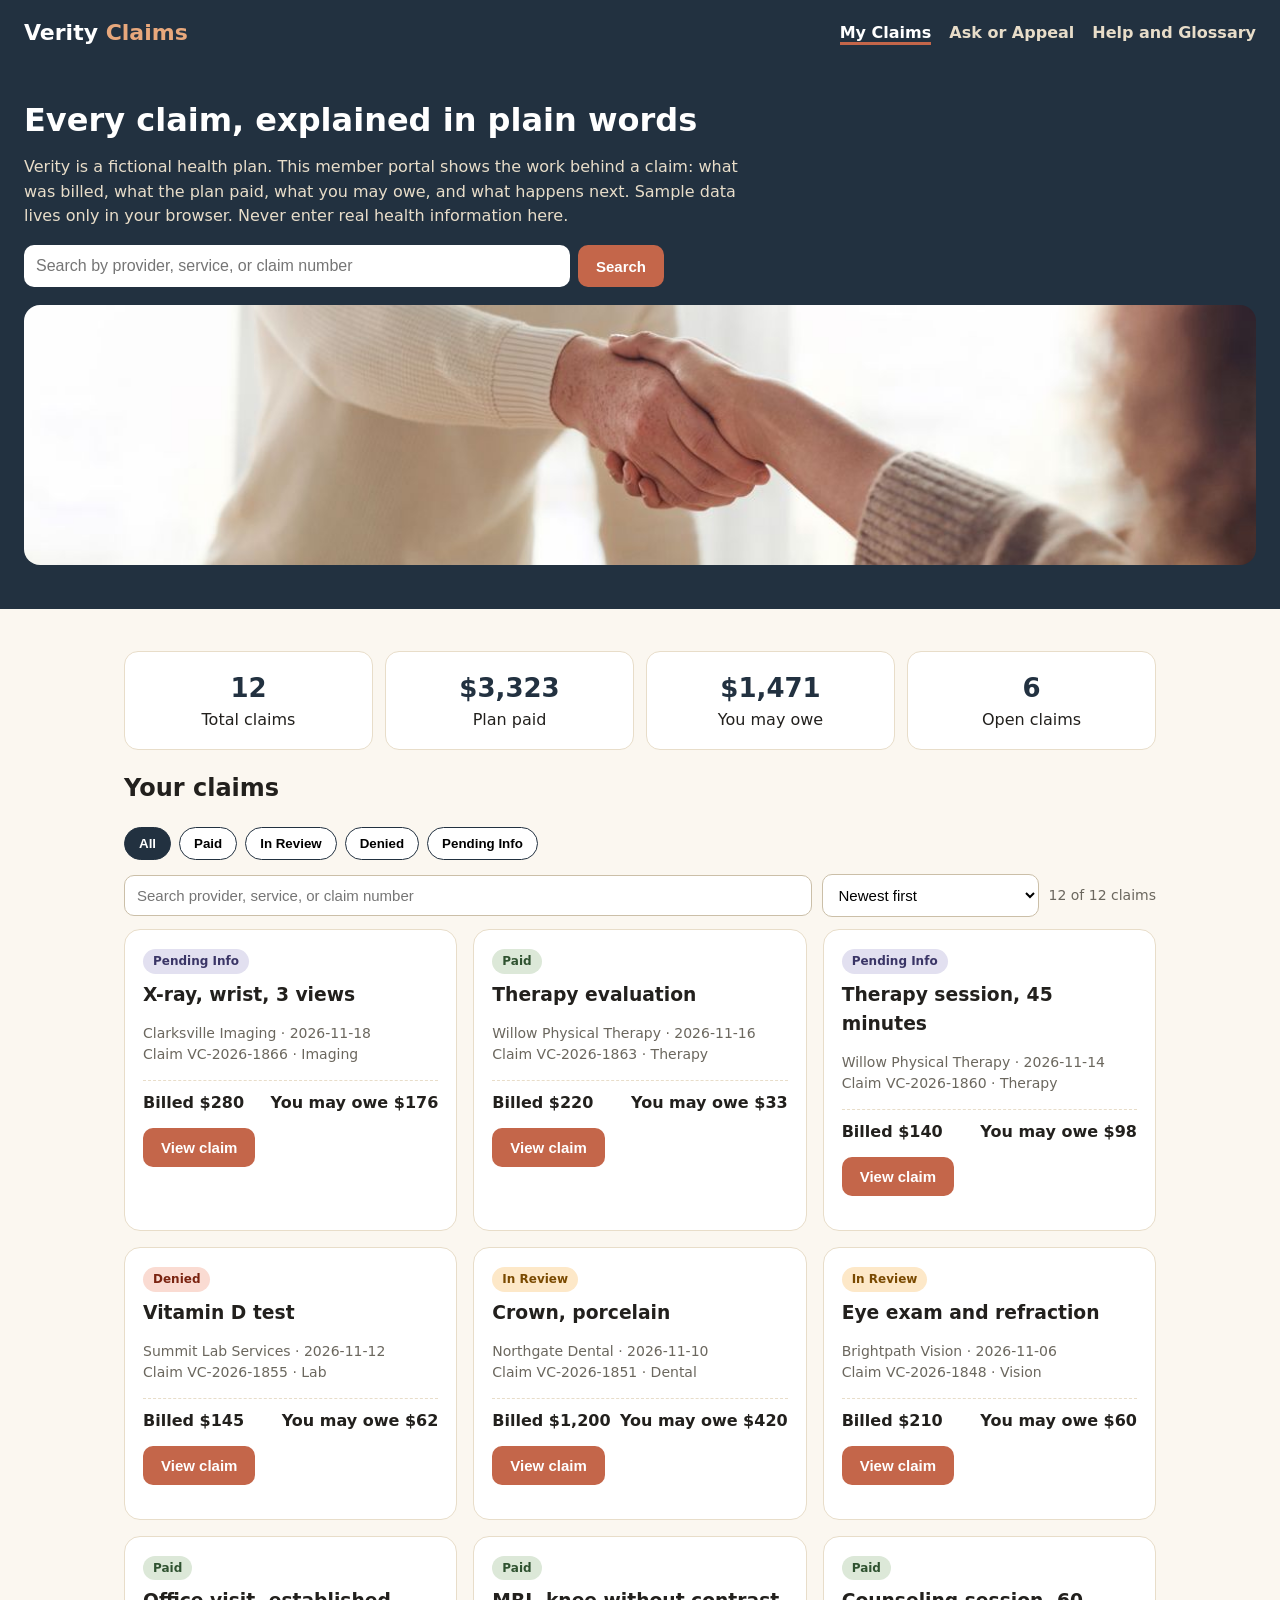
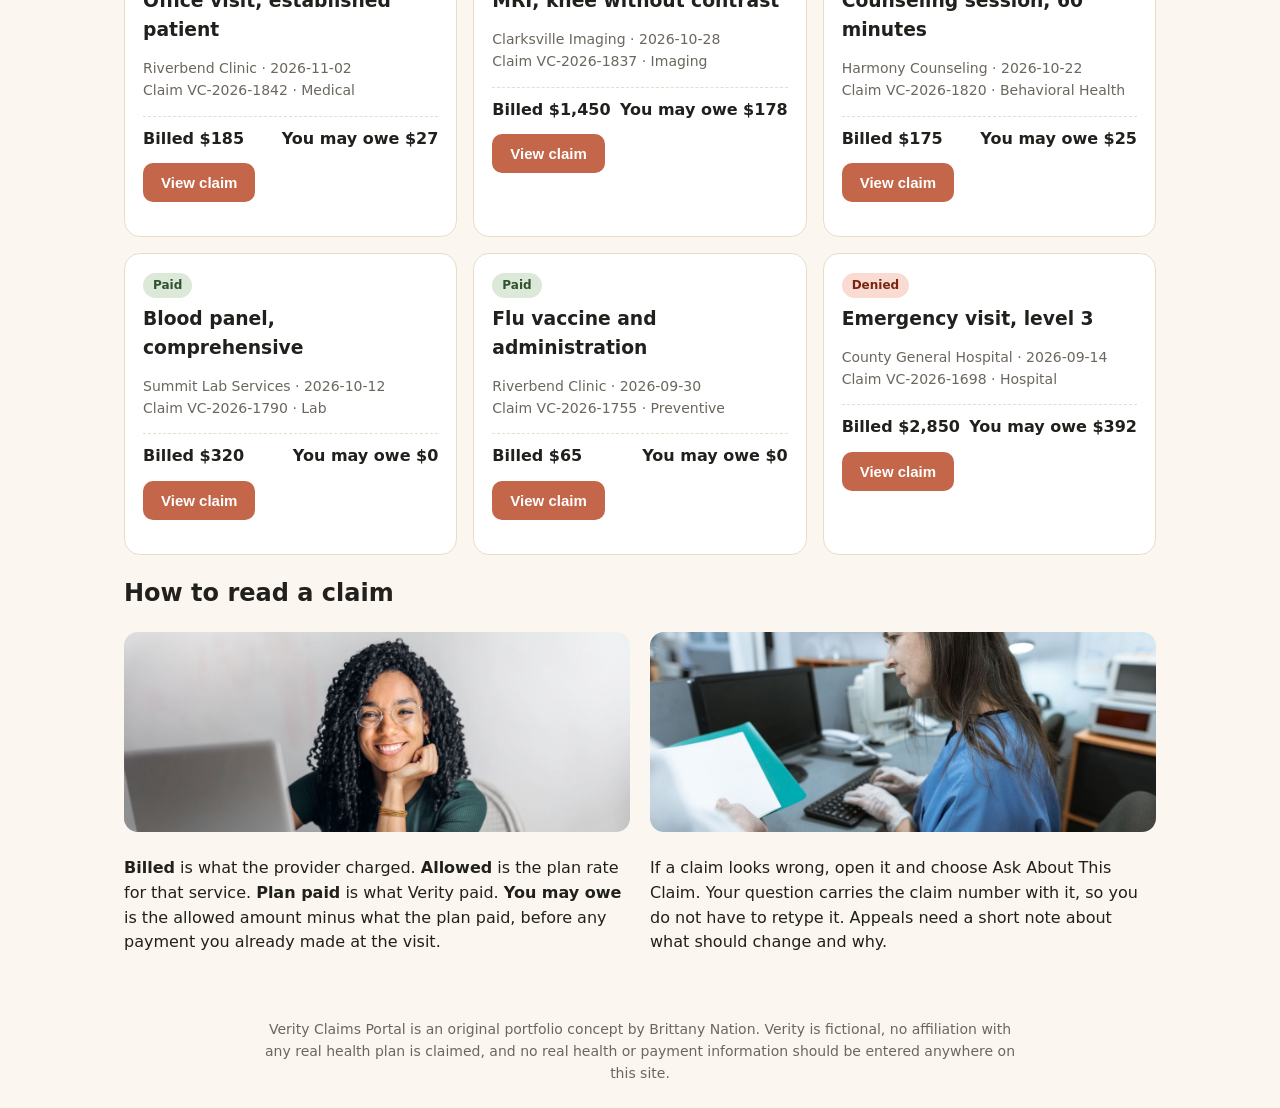
<file: index.html>
<!DOCTYPE html>
<html lang="en"><head><meta charset="UTF-8"><meta name="viewport" content="width=device-width, initial-scale=1.0">
<title>Verity Claims Portal — See Every Claim in Plain Words</title>
<meta name="description" content="Member claims portal for Verity, a fictional health plan: track claims, understand what you owe, and ask a question or appeal in minutes.">
<meta property="og:title" content="Verity Claims Portal — See Every Claim in Plain Words">
<meta property="og:description" content="Track claims, understand balances, and appeal with confidence. A portfolio project by Brittany Nation.">
<meta property="og:type" content="website"><meta property="og:url" content="https://brittanynation.github.io/verity-claims-portal/">
<meta property="og:image" content="https://brittanynation.github.io/verity-claims-portal/og-image.png">
<link rel="stylesheet" href="styles.css"></head>
<body>
<header class="site"><a class="logo" href="index.html">Verity<span> Claims</span></a>
<nav class="main"><a href="index.html" aria-current="page">My Claims</a><a href="submit.html">Ask or Appeal</a><a href="help.html">Help and Glossary</a></nav></header>
<section class="hero"><h1>Every claim, explained in plain words</h1>
<p>Verity is a fictional health plan. This member portal shows the work behind a claim: what was billed, what the plan paid, what you may owe, and what happens next. Sample data lives only in your browser. Never enter real health information here.</p>
<div class="searchbar"><input id="heroSearch" type="search" placeholder="Search by provider, service, or claim number" aria-label="Search claims"><button class="btn" id="heroSearchBtn">Search</button></div>
<img src="images/p3184465.jpg" alt="A care team reviewing a claim together at a table">
</section>
<main class="wrap">
<div class="stats"><div class="stat"><strong id="statTotal">12</strong>Total claims</div><div class="stat"><strong id="statPaid">$0</strong>Plan paid</div><div class="stat"><strong id="statOwe">$0</strong>You may owe</div><div class="stat"><strong id="statOpen">0</strong>Open claims</div></div>
<h2>Your claims</h2>
<div class="chips" id="statusChips" role="group" aria-label="Filter by status"></div>
<div class="toolbar"><input id="searchInput" type="search" placeholder="Search provider, service, or claim number" aria-label="Search claims">
<select id="sortSelect" aria-label="Sort claims"><option value="newest">Newest first</option><option value="oldest">Oldest first</option><option value="amountHigh">Amount billed, high to low</option><option value="oweHigh">You owe, high to low</option></select>
<span id="resultCount" class="meta"></span></div>
<div class="grid" id="claimGrid"></div>
<p id="emptyState" class="hidden">No claims match that search yet. Try a shorter word, or choose All above.</p>
<section><h2>How to read a claim</h2>
<div class="two"><div><img src="images/p3769021.jpg" alt="A member reading a claim summary at a desk" style="width:100%;border-radius:14px;height:200px;object-fit:cover"><p><strong>Billed</strong> is what the provider charged. <strong>Allowed</strong> is the plan rate for that service. <strong>Plan paid</strong> is what Verity paid. <strong>You may owe</strong> is the allowed amount minus what the plan paid, before any payment you already made at the visit.</p></div>
<div><img src="images/p6129037.jpg" alt="A support specialist helping a member by phone and laptop" style="width:100%;border-radius:14px;height:200px;object-fit:cover"><p>If a claim looks wrong, open it and choose Ask About This Claim. Your question carries the claim number with it, so you do not have to retype it. Appeals need a short note about what should change and why.</p></div></div></section>
</main>
<div class="modal" id="detailModal" role="dialog" aria-modal="true" aria-labelledby="detailTitle"><div class="box">
<button class="btn secondary" id="detailClose">Close</button>
<h2 id="detailTitle"></h2><p class="meta" id="detailMeta"></p>
<div id="detailBody"></div>
<p style="margin-top:16px"><button class="btn" id="askBtn">Ask About This Claim</button></p>
</div></div>
<footer class="site">Verity Claims Portal is an original portfolio concept by Brittany Nation. Verity is fictional, no affiliation with any real health plan is claimed, and no real health or payment information should be entered anywhere on this site.</footer>
<script src="claims.js"></script></body></html>
</file>
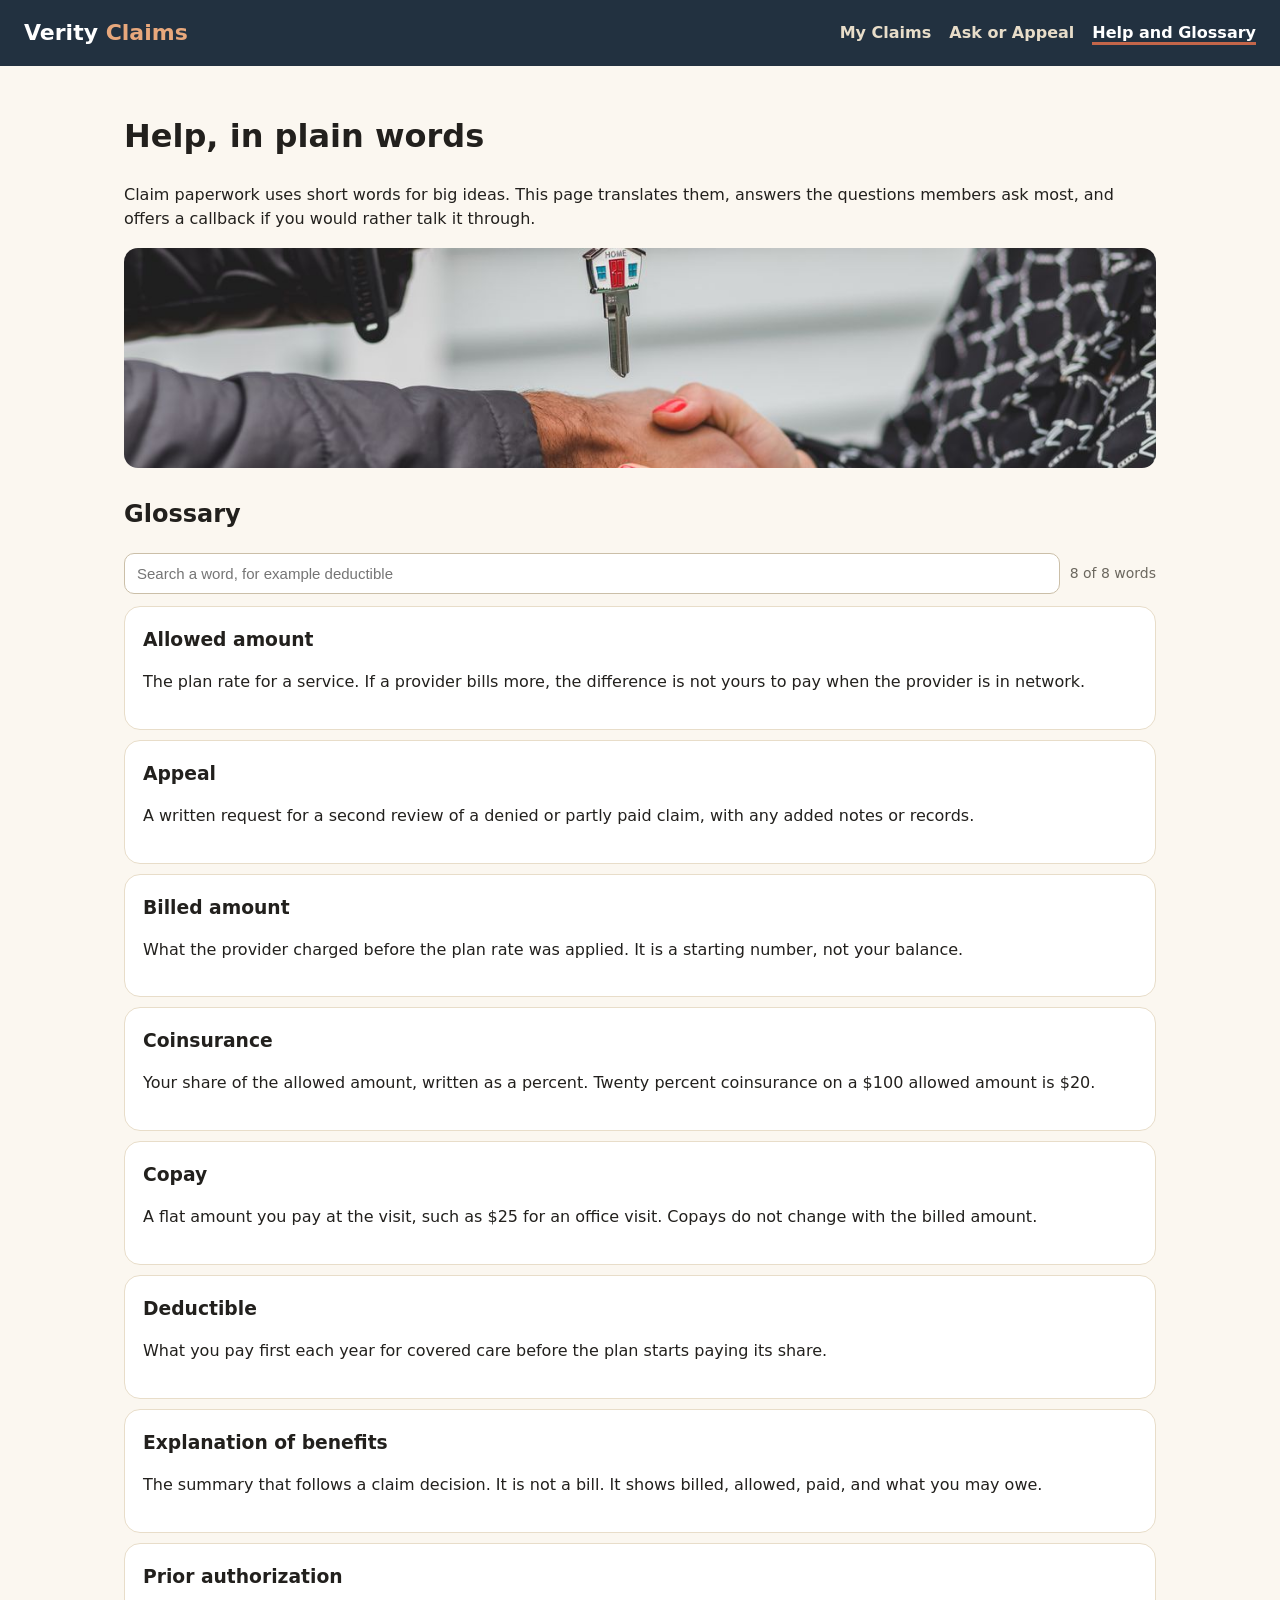
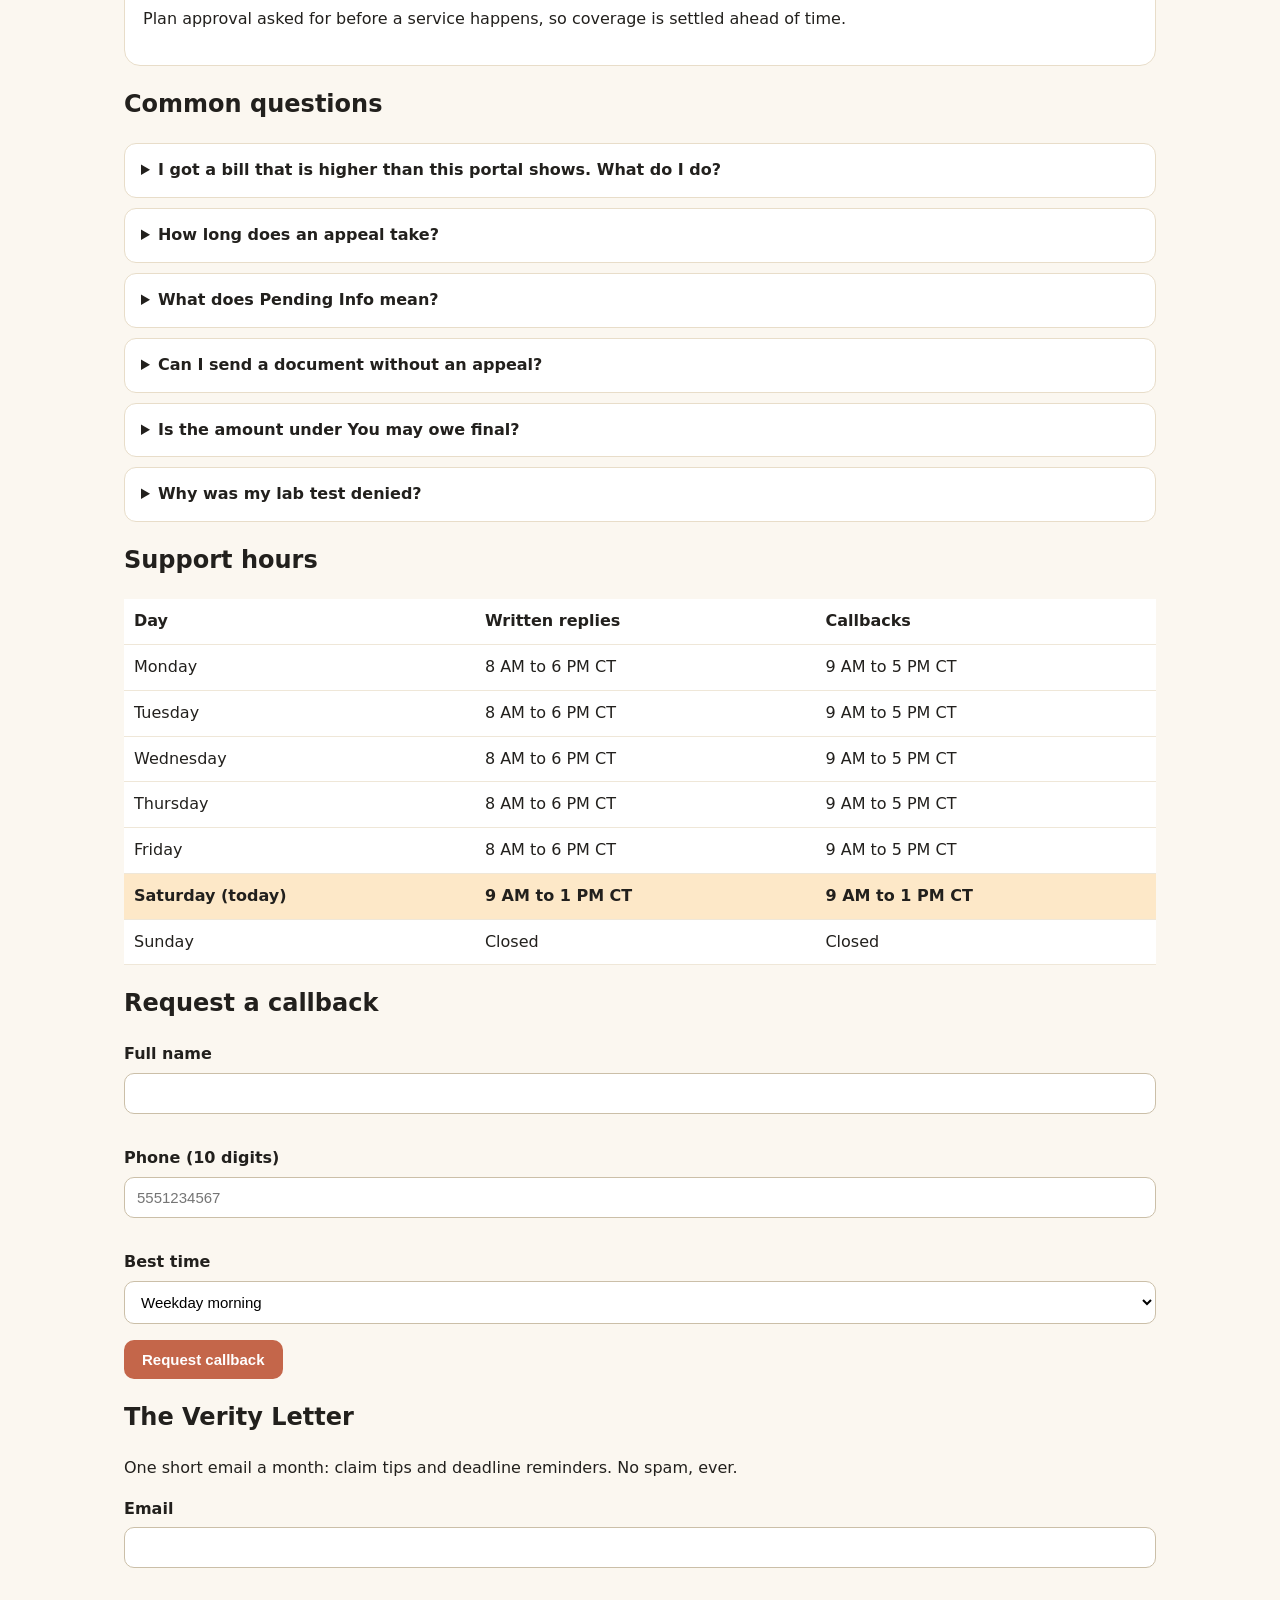
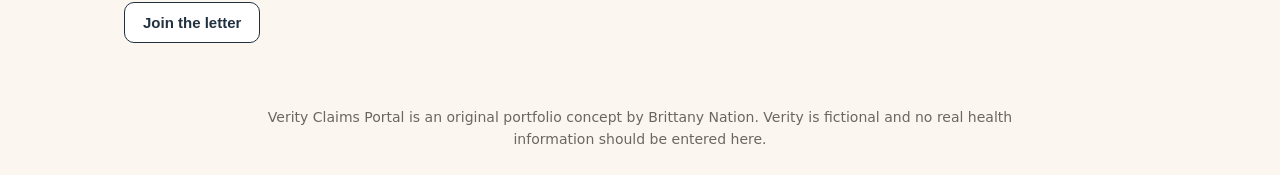
<file: help.html>
<!DOCTYPE html>
<html lang="en"><head><meta charset="UTF-8"><meta name="viewport" content="width=device-width, initial-scale=1.0">
<title>Help and Glossary — Verity Claims Portal</title>
<meta name="description" content="Plain word glossary, FAQs, support hours, and a callback request for Verity, a fictional health plan.">
<meta property="og:title" content="Help and Glossary — Verity Claims Portal">
<meta property="og:description" content="Claim words in plain language, FAQs, and a callback form. A portfolio project by Brittany Nation.">
<meta property="og:type" content="website"><meta property="og:url" content="https://brittanynation.github.io/verity-claims-portal/help.html">
<meta property="og:image" content="https://brittanynation.github.io/verity-claims-portal/og-image.png">
<link rel="stylesheet" href="styles.css"></head>
<body>
<header class="site"><a class="logo" href="index.html">Verity<span> Claims</span></a>
<nav class="main"><a href="index.html">My Claims</a><a href="submit.html">Ask or Appeal</a><a href="help.html" aria-current="page">Help and Glossary</a></nav></header>
<main class="wrap">
<h1>Help, in plain words</h1>
<p>Claim paperwork uses short words for big ideas. This page translates them, answers the questions members ask most, and offers a callback if you would rather talk it through.</p>
<img src="images/p8293778.jpg" alt="A support team member ready to help at a desk" style="width:100%;height:220px;object-fit:cover;border-radius:14px">
<h2>Glossary</h2>
<div class="toolbar"><input id="glossSearch" type="search" placeholder="Search a word, for example deductible" aria-label="Search glossary"><span id="glossCount" class="meta"></span></div>
<div id="glossList"></div>
<p id="glossEmpty" class="hidden">No glossary word matches that search yet. Try a shorter word.</p>
<h2>Common questions</h2>
<div id="faqList"></div>
<h2>Support hours</h2>
<table id="hoursTable"><tr><th>Day</th><th>Written replies</th><th>Callbacks</th></tr></table>
<h2>Request a callback</h2>
<form id="cbForm" novalidate>
<label for="cbName">Full name</label><input id="cbName"><div class="err" id="eCbName"></div>
<label for="cbPhone">Phone (10 digits)</label><input id="cbPhone" inputmode="tel" placeholder="5551234567"><div class="err" id="eCbPhone"></div>
<label for="cbWhen">Best time</label><select id="cbWhen"><option>Weekday morning</option><option>Weekday afternoon</option><option>Saturday morning</option></select>
<p><button class="btn" type="submit">Request callback</button></p>
</form>
<div id="cbConfirm" class="ok hidden" role="status"></div>
<h2>The Verity Letter</h2>
<p>One short email a month: claim tips and deadline reminders. No spam, ever.</p>
<form id="letterForm" novalidate><label for="letterEmail">Email</label><input id="letterEmail" type="email"><div class="err" id="eLetter"></div><p><button class="btn secondary" type="submit">Join the letter</button></p></form>
<div id="letterNote" class="meta" role="status"></div>
</main>
<footer class="site">Verity Claims Portal is an original portfolio concept by Brittany Nation. Verity is fictional and no real health information should be entered here.</footer>
<script src="help.js"></script></body></html>
</file>
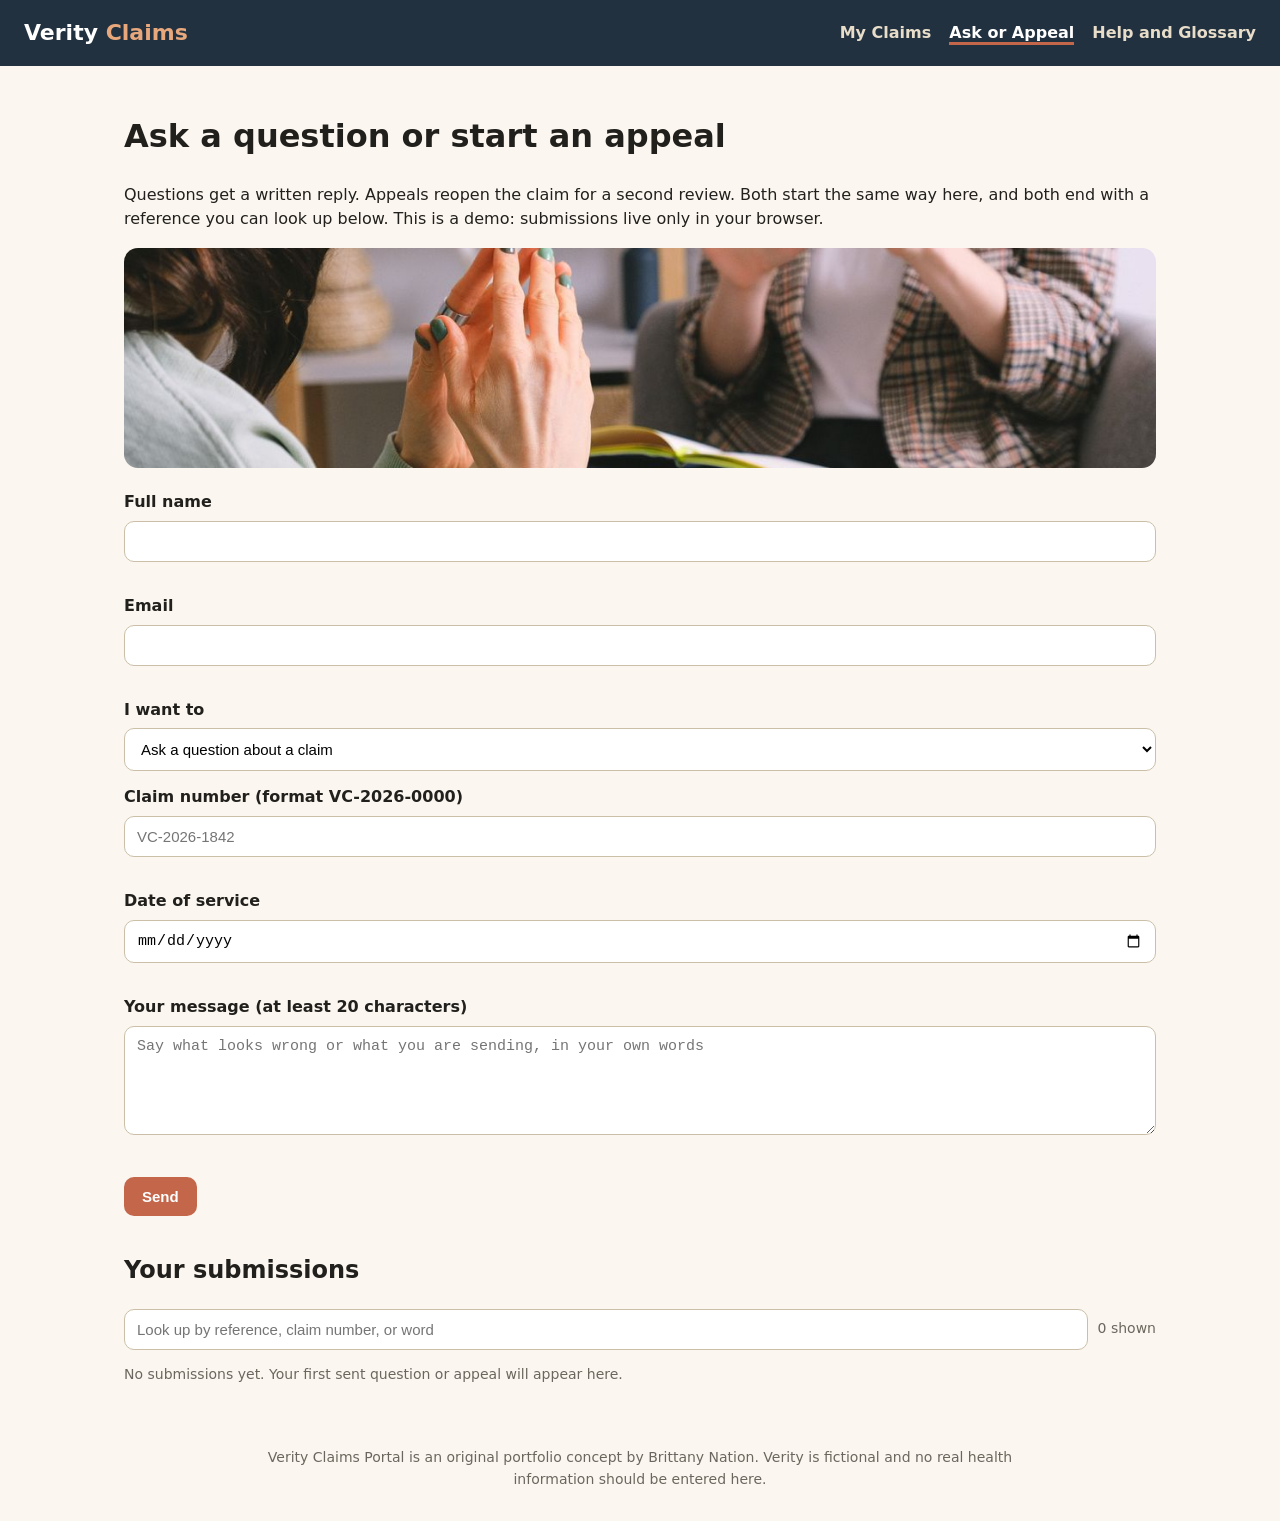
<file: submit.html>
<!DOCTYPE html>
<html lang="en"><head><meta charset="UTF-8"><meta name="viewport" content="width=device-width, initial-scale=1.0">
<title>Ask or Appeal — Verity Claims Portal</title>
<meta name="description" content="Ask a question about a claim or start an appeal with Verity, a fictional health plan. Validated form with a real confirmation reference.">
<meta property="og:title" content="Ask or Appeal — Verity Claims Portal">
<meta property="og:description" content="Ask about a claim or start an appeal in minutes. A portfolio project by Brittany Nation.">
<meta property="og:type" content="website"><meta property="og:url" content="https://brittanynation.github.io/verity-claims-portal/submit.html">
<meta property="og:image" content="https://brittanynation.github.io/verity-claims-portal/og-image.png">
<link rel="stylesheet" href="styles.css"></head>
<body>
<header class="site"><a class="logo" href="index.html">Verity<span> Claims</span></a>
<nav class="main"><a href="index.html">My Claims</a><a href="submit.html" aria-current="page">Ask or Appeal</a><a href="help.html">Help and Glossary</a></nav></header>
<main class="wrap">
<h1>Ask a question or start an appeal</h1>
<p>Questions get a written reply. Appeals reopen the claim for a second review. Both start the same way here, and both end with a reference you can look up below. This is a demo: submissions live only in your browser.</p>
<img src="images/p7176319.jpg" alt="A member writing a question about a claim at home" style="width:100%;height:220px;object-fit:cover;border-radius:14px">
<form id="askForm" novalidate>
<label for="fName">Full name</label><input id="fName" autocomplete="name"><div class="err" id="eName"></div>
<label for="fEmail">Email</label><input id="fEmail" type="email" autocomplete="email"><div class="err" id="eEmail"></div>
<label for="fType">I want to</label><select id="fType"><option value="Question">Ask a question about a claim</option><option value="Appeal">Appeal a denied or partly paid claim</option><option value="Document">Send a document the plan asked for</option></select>
<label for="fClaim">Claim number (format VC-2026-0000)</label><input id="fClaim" placeholder="VC-2026-1842"><div class="err" id="eClaim"></div>
<label for="fDate">Date of service</label><input id="fDate" type="date"><div class="err" id="eDate"></div>
<label for="fMsg">Your message (at least 20 characters)</label><textarea id="fMsg" rows="5" placeholder="Say what looks wrong or what you are sending, in your own words"></textarea><div class="err" id="eMsg"></div>
<p><button class="btn" type="submit">Send</button></p>
</form>
<div id="confirmBox" class="ok hidden" role="status"></div>
<h2 style="margin-top:36px">Your submissions</h2>
<div class="toolbar"><input id="lookupInput" type="search" placeholder="Look up by reference, claim number, or word" aria-label="Look up submissions"><span id="subCount" class="meta"></span></div>
<div id="subList"></div>
<p id="subEmpty" class="meta">No submissions yet. Your first sent question or appeal will appear here.</p>
</main>
<footer class="site">Verity Claims Portal is an original portfolio concept by Brittany Nation. Verity is fictional and no real health information should be entered here.</footer>
<script src="submit.js"></script></body></html>
</file>
<file: styles.css>
*{box-sizing:border-box}body{margin:0;font-family:system-ui,-apple-system,Segoe UI,Roboto,sans-serif;background:#FBF7F0;color:#22201D;line-height:1.55}
a{color:#223140}header.site{display:flex;justify-content:space-between;align-items:center;padding:16px 24px;background:#223140;color:#fff;flex-wrap:wrap;gap:12px}
.logo{font-weight:800;font-size:22px;color:#fff;text-decoration:none}.logo span{color:#E8A87C}
nav.main a{color:#E8DDC9;text-decoration:none;margin-left:18px;font-weight:600}nav.main a[aria-current]{color:#fff;border-bottom:3px solid #C4664A}
.hero{background:#223140;color:#fff;padding:36px 24px}.hero h1{margin:0 0 10px;font-size:32px;line-height:1.15;max-width:720px}.hero p{max-width:720px;color:#E8DDC9}
.hero img{width:100%;height:260px;object-fit:cover;border-radius:16px;margin-top:18px}
.wrap{max-width:1080px;margin:0 auto;padding:24px}
.stats{display:grid;grid-template-columns:repeat(4,1fr);gap:12px;margin:18px 0}.stat{background:#fff;border:1px solid #E8DDC9;border-radius:14px;padding:16px;text-align:center}.stat strong{display:block;font-size:26px;color:#223140}
.chips{display:flex;flex-wrap:wrap;gap:8px;margin:14px 0}.chip{border:1px solid #223140;background:#fff;padding:8px 14px;border-radius:999px;cursor:pointer;font-weight:600}.chip.active{background:#223140;color:#fff}
.toolbar{display:flex;gap:10px;flex-wrap:wrap;align-items:center;margin:12px 0}.toolbar input,.toolbar select,form input,form select,form textarea{padding:11px 12px;border:1px solid #CBBFA8;border-radius:10px;font-size:15px;background:#fff;width:100%}
.toolbar input{flex:1;min-width:200px;width:auto}.toolbar select{width:auto}
.grid{display:grid;grid-template-columns:repeat(auto-fill,minmax(300px,1fr));gap:16px}
.card{background:#fff;border:1px solid #E8DDC9;border-radius:16px;padding:18px}.card h3{margin:6px 0 4px}.badge{display:inline-block;padding:3px 10px;border-radius:999px;font-size:12px;font-weight:700}.b-paid{background:#DCE8D8;color:#2F5230}.b-review{background:#FDE8C8;color:#7A4A00}.b-denied{background:#FADBD2;color:#7A2310}.b-pending{background:#E2E0F0;color:#3A3566}
.meta{color:#6B675E;font-size:14px}.money{display:flex;justify-content:space-between;border-top:1px dashed #E8DDC9;padding-top:10px;margin-top:10px;font-weight:700}
.btn{background:#C4664A;color:#fff;border:none;padding:11px 18px;border-radius:10px;cursor:pointer;font-weight:700;font-size:15px}.btn.secondary{background:#fff;color:#223140;border:1px solid #223140}.btn:disabled{opacity:.5;cursor:not-allowed}
.hidden{display:none!important}.modal{position:fixed;inset:0;background:rgba(20,18,16,.6);display:none;align-items:flex-start;justify-content:center;padding:24px;overflow:auto;z-index:50}.modal.open{display:flex}.box{background:#fff;border-radius:16px;max-width:680px;width:100%;padding:24px}
.bar{height:10px;background:#EFE7D8;border-radius:99px;overflow:hidden}.bar i{display:block;height:100%;background:#7A8B7A}
.timeline{list-style:none;padding:0}.timeline li{padding:8px 0 8px 18px;border-left:3px solid #E8DDC9;position:relative}.timeline li.done{border-color:#7A8B7A;font-weight:600}
form label{font-weight:600;display:block;margin:14px 0 6px}.err{color:#B42318;font-size:14px;min-height:18px}.ok{background:#EDF5EC;border:1px solid #7A8B7A;padding:16px;border-radius:12px}
.two{display:grid;grid-template-columns:1fr 1fr;gap:20px}@media(max-width:700px){.two,.stats{grid-template-columns:1fr 1fr}}
details{background:#fff;border:1px solid #E8DDC9;border-radius:12px;padding:14px 16px;margin:10px 0}summary{font-weight:700;cursor:pointer}
footer.site{padding:24px;text-align:center;color:#6B675E;font-size:14px;max-width:800px;margin:0 auto}
table{width:100%;border-collapse:collapse;background:#fff}th,td{padding:10px;border-bottom:1px solid #EFE7D8;text-align:left}
.searchbar{display:flex;gap:8px;max-width:640px}.searchbar input{flex:1;padding:12px;border-radius:10px;border:none;font-size:16px}
</file>
